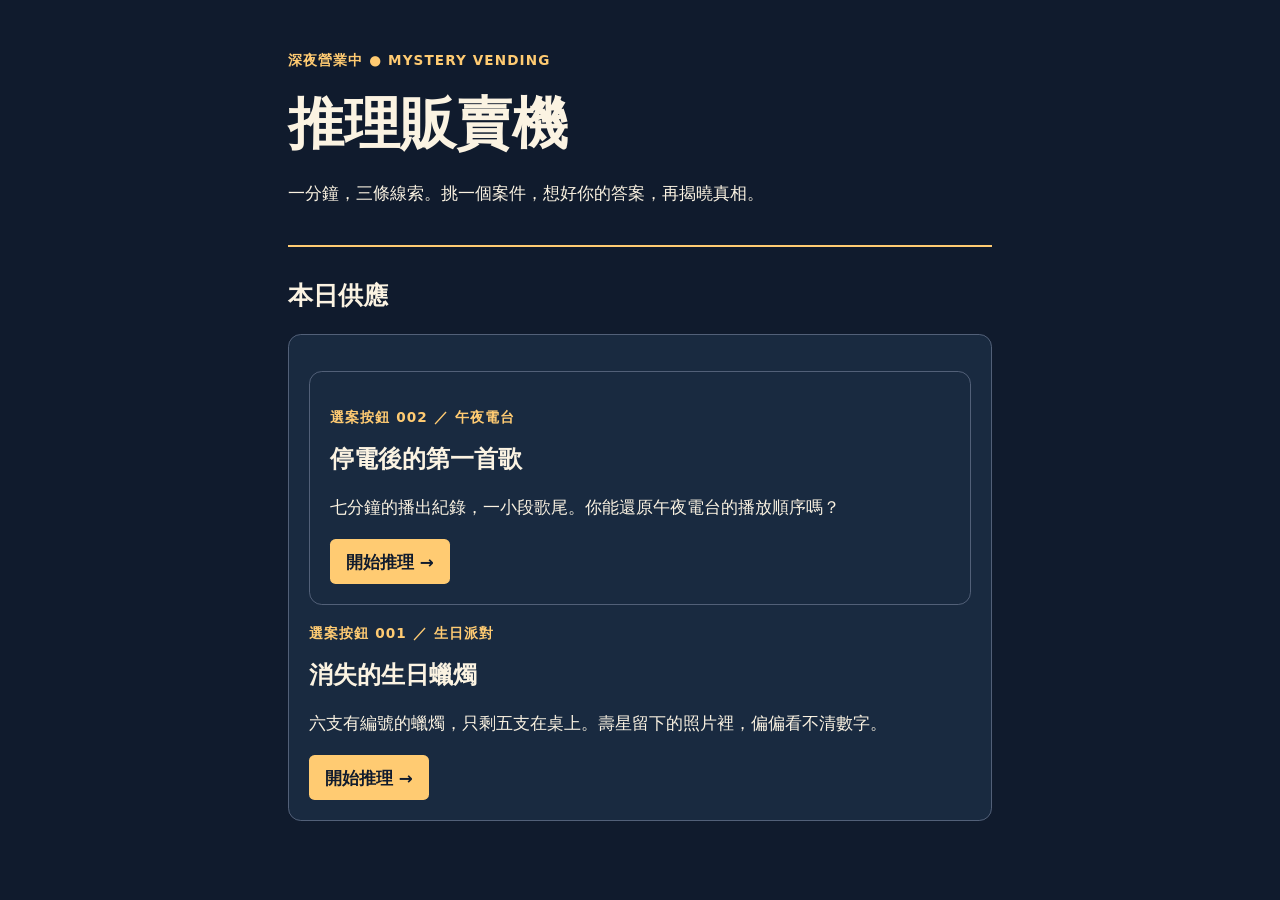
<file: index.html>
<!doctype html>
<html lang="zh-Hant">
<head>
  <meta charset="utf-8">
  <meta name="viewport" content="width=device-width, initial-scale=1">
  <title>推理販賣機｜一分鐘破案</title>
  <link rel="stylesheet" href="assets/style.css">
</head>
<body>
  <main>
    <header>
      <p class="label">深夜營業中 ● MYSTERY VENDING</p>
      <h1>推理販賣機</h1>
      <p>一分鐘，三條線索。挑一個案件，想好你的答案，再揭曉真相。</p>
    </header>

    <section aria-labelledby="cases-title">
      <h2 id="cases-title">本日供應</h2>
      <article class="card">
      <article class="card">
        <p class="label">選案按鈕 002 ／ 午夜電台</p>
        <h3>停電後的第一首歌</h3>
        <p>七分鐘的播出紀錄，一小段歌尾。你能還原午夜電台的播放順序嗎？</p>
        <a class="button" href="cases/case-002.html">開始推理 →</a>
      </article>
        <p class="label">選案按鈕 001 ／ 生日派對</p>
        <h3>消失的生日蠟燭</h3>
        <p>六支有編號的蠟燭，只剩五支在桌上。壽星留下的照片裡，偏偏看不清數字。</p>
        <a class="button" href="cases/case-001.html">開始推理 →</a>
      </article>
    </section>
  </main>
</body>
</html>
</file>
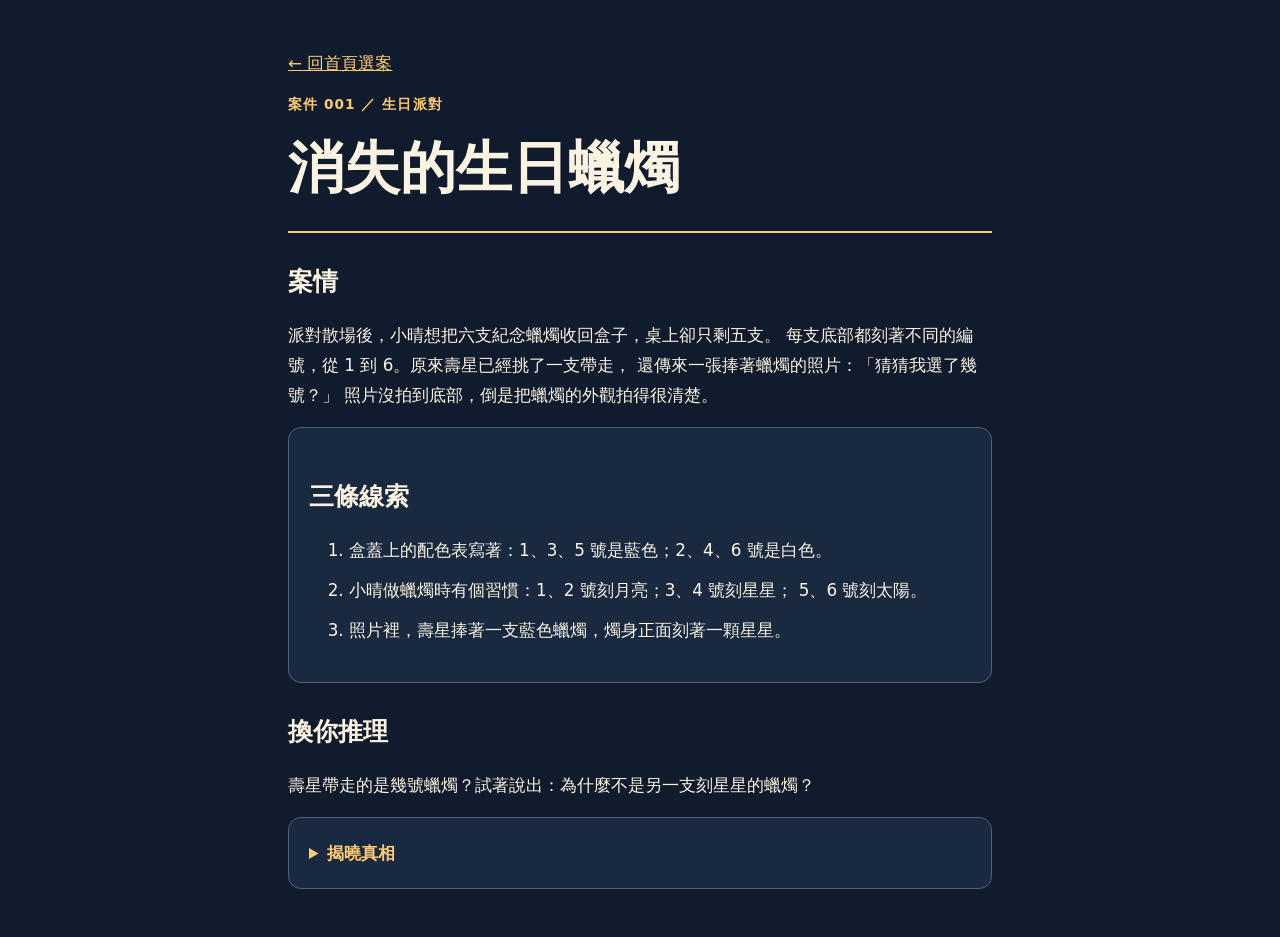
<file: case-001.html>
<!doctype html>
<html lang="zh-Hant">
<head>
  <meta charset="utf-8">
  <meta name="viewport" content="width=device-width, initial-scale=1">
  <title>消失的生日蠟燭｜推理販賣機</title>
  <link rel="stylesheet" href="../assets/style.css">
</head>
<body>
  <main>
    <nav><a href="../index.html">← 回首頁選案</a></nav>
    <header>
      <p class="label">案件 001 ／ 生日派對</p>
      <h1>消失的生日蠟燭</h1>
    </header>

    <h2>案情</h2>
    <p>派對散場後，小晴想把六支紀念蠟燭收回盒子，桌上卻只剩五支。
      每支底部都刻著不同的編號，從 1 到 6。原來壽星已經挑了一支帶走，
      還傳來一張捧著蠟燭的照片：「猜猜我選了幾號？」
      照片沒拍到底部，倒是把蠟燭的外觀拍得很清楚。</p>

    <section class="card">
      <h2>三條線索</h2>
      <ol>
        <li>盒蓋上的配色表寫著：1、3、5 號是藍色；2、4、6 號是白色。</li>
        <li>小晴做蠟燭時有個習慣：1、2 號刻月亮；3、4 號刻星星；
          5、6 號刻太陽。</li>
        <li>照片裡，壽星捧著一支藍色蠟燭，燭身正面刻著一顆星星。</li>
      </ol>
    </section>

    <h2>換你推理</h2>
    <p>壽星帶走的是幾號蠟燭？試著說出：為什麼不是另一支刻星星的蠟燭？</p>

    <details>
      <summary>揭曉真相</summary>
      <p><strong>壽星帶走的是 3 號。</strong></p>
      <ol>
        <li>配色表告訴我們，藍色只可能是 1、3、5 號。</li>
        <li>刻紋紀錄告訴我們，星星只出現在 3、4 號。</li>
        <li>照片中的蠟燭同時是藍色、又刻著星星。只有 3 號符合；
          另一支星星蠟燭是白色的 4 號。</li>
      </ol>
    </details>
  </main>
</body>
</html>
</file>
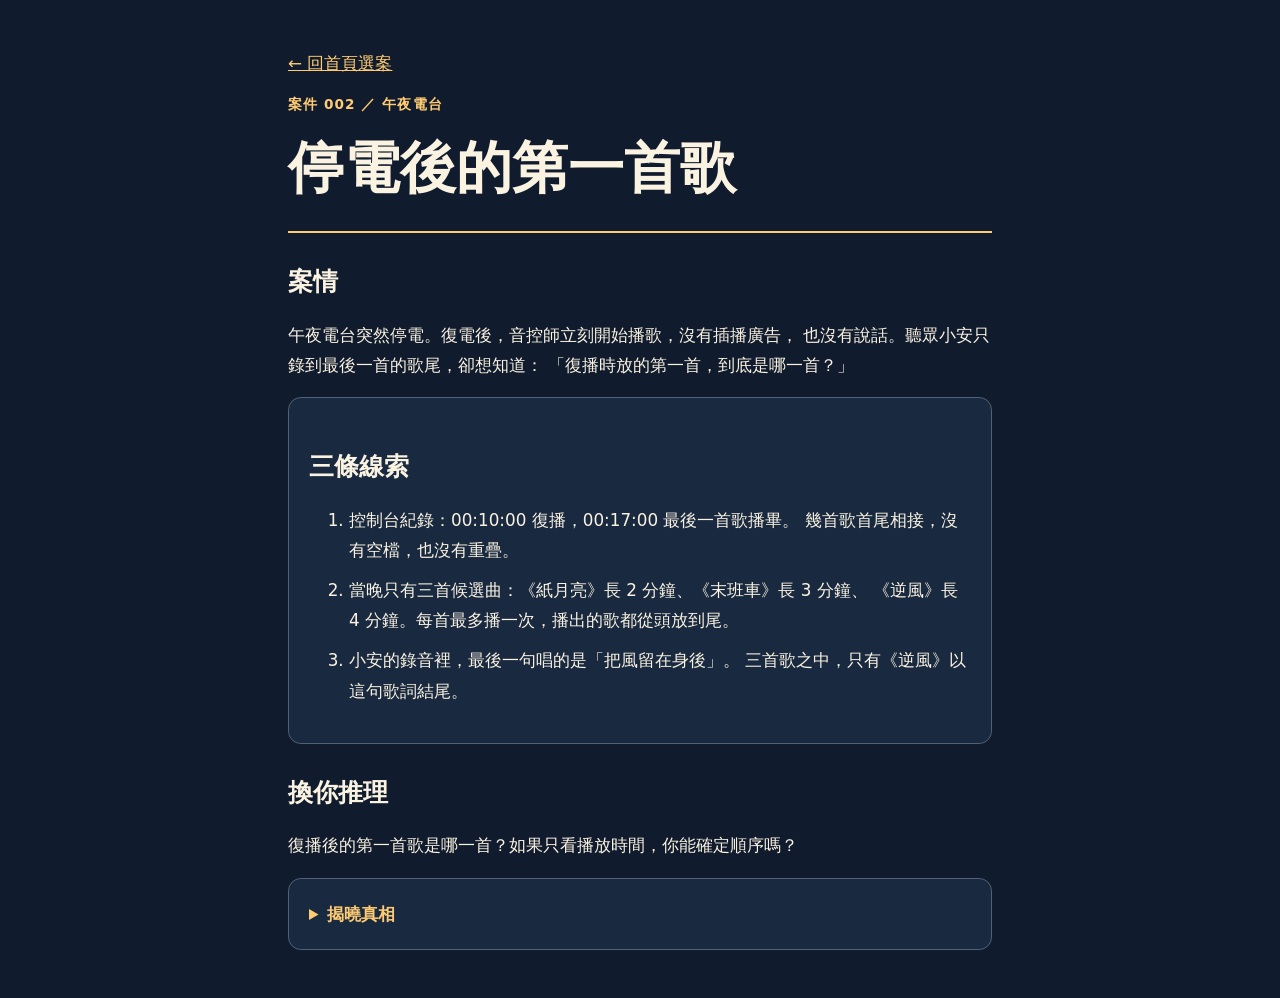
<file: case-002.html>
<!doctype html>
<html lang="zh-Hant">
<head>
  <meta charset="utf-8">
  <meta name="viewport" content="width=device-width, initial-scale=1">
  <title>停電後的第一首歌｜推理販賣機</title>
  <link rel="stylesheet" href="../assets/style.css">
</head>
<body>
  <main>
    <nav><a href="../index.html">← 回首頁選案</a></nav>

    <header>
      <p class="label">案件 002 ／ 午夜電台</p>
      <h1>停電後的第一首歌</h1>
    </header>

    <h2>案情</h2>
    <p>午夜電台突然停電。復電後，音控師立刻開始播歌，沒有插播廣告，
      也沒有說話。聽眾小安只錄到最後一首的歌尾，卻想知道：
      「復播時放的第一首，到底是哪一首？」</p>

    <section class="card">
      <h2>三條線索</h2>
      <ol>
        <li>控制台紀錄：00:10:00 復播，00:17:00 最後一首歌播畢。
          幾首歌首尾相接，沒有空檔，也沒有重疊。</li>
        <li>當晚只有三首候選曲：《紙月亮》長 2 分鐘、《末班車》長 3 分鐘、
          《逆風》長 4 分鐘。每首最多播一次，播出的歌都從頭放到尾。</li>
        <li>小安的錄音裡，最後一句唱的是「把風留在身後」。
          三首歌之中，只有《逆風》以這句歌詞結尾。</li>
      </ol>
    </section>

    <h2>換你推理</h2>
    <p>復播後的第一首歌是哪一首？如果只看播放時間，你能確定順序嗎？</p>

    <details>
      <summary>揭曉真相</summary>
      <p><strong>第一首是《末班車》，接著才是《逆風》。</strong></p>
      <ol>
        <li>從 00:10 到 00:17，音樂一共播放了 7 分鐘。</li>
        <li>要剛好湊滿 7 分鐘，又不能重播或截斷，只有 3＋4 這一種組合。
          因此播出的是《末班車》和《逆風》，但目前還不知道先後。</li>
        <li>錄音證明最後一首是《逆風》，所以先播的一定是《末班車》。</li>
      </ol>
    </details>
  </main>
</body>
</html>
</file>
<file: assets/style.css>
:root {
  color-scheme: dark;
  --night: #101b2d;
  --panel: #192a40;
  --paper: #fbf3e2;
  --amber: #ffcb72;
}
* { box-sizing: border-box; }
body {
  margin: 0;
  background: var(--night);
  color: var(--paper);
  font: 1.05rem/1.8 system-ui, "Microsoft JhengHei", sans-serif;
}
main {
  width: min(100% - 2rem, 44rem);
  margin: 3rem auto;
}
header {
  padding-bottom: 1.2rem;
  border-bottom: 2px solid var(--amber);
}
h1, h2, h3 { line-height: 1.35; }
h1 { font-size: clamp(2rem, 7vw, 3.5rem); margin: .4rem 0; }
h2 { margin-top: 2rem; }
h3 { font-size: 1.5rem; margin: .5rem 0; }
.label, a, summary { color: var(--amber); }
.label { font-size: .85rem; font-weight: 700; letter-spacing: .08em; }
.card, details {
  margin: 1rem 0;
  padding: 1.25rem;
  background: var(--panel);
  border: 1px solid #526078;
  border-radius: .8rem;
}
.button {
  display: inline-block;
  padding: .45rem 1rem;
  background: var(--amber);
  color: var(--night);
  font-weight: 700;
  text-decoration: none;
  border-radius: .35rem;
}
li + li { margin-top: .6rem; }
summary { cursor: pointer; font-weight: 700; }
a:focus-visible, summary:focus-visible {
  outline: 3px solid white;
  outline-offset: 4px;
}
</file>
